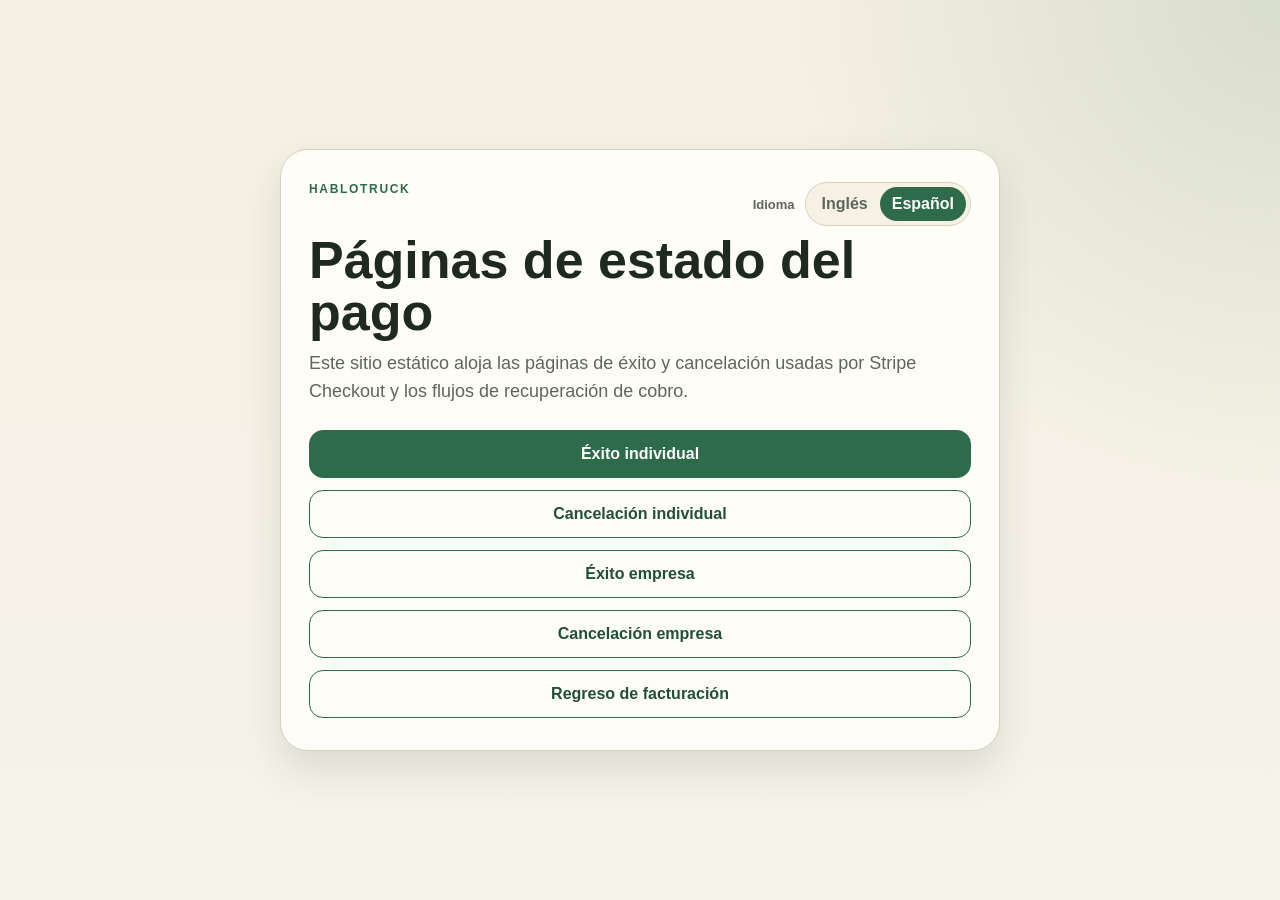
<file: web/checkout-status/index.html>
<!DOCTYPE html>
<html lang="en">
<head>
  <meta charset="UTF-8" />
  <meta name="viewport" content="width=device-width, initial-scale=1.0" />
  <title>HabloTruck Checkout Status</title>
  <link rel="stylesheet" href="./styles.css" />
</head>
<body data-title-key="indexTitle">
  <main class="page-shell">
    <section class="status-card">
      <div class="card-header">
        <p class="eyebrow" data-i18n="indexEyebrow">HabloTruck</p>
        <div class="lang-picker">
          <span class="lang-picker-label" data-i18n="languageLabel">Language</span>
          <div class="lang-picker-buttons">
            <button class="lang-button" type="button" data-lang-option="en" aria-pressed="false" data-i18n="languageEnglish">English</button>
            <button class="lang-button" type="button" data-lang-option="es" aria-pressed="false" data-i18n="languageSpanish">Spanish</button>
          </div>
        </div>
      </div>
      <h1 data-i18n="indexHeading">Checkout status pages</h1>
      <p class="lead" data-i18n="indexLead">
        This static site hosts the success and cancel pages used by Stripe Checkout and billing recovery flows.
      </p>

      <div class="stack">
        <a class="button" href="./success.html" data-i18n="indexIndividualSuccess">Individual success</a>
        <a class="button secondary" href="./cancel.html" data-i18n="indexIndividualCancel">Individual cancel</a>
        <a class="button secondary" href="./company-success.html" data-i18n="indexCompanySuccess">Company success</a>
        <a class="button secondary" href="./company-cancel.html" data-i18n="indexCompanyCancel">Company cancel</a>
        <a class="button secondary" href="./billing-return.html" data-i18n="indexBillingReturn">Billing return</a>
      </div>
    </section>
  </main>
  <script src="./app.js"></script>
</body>
</html>
</file>
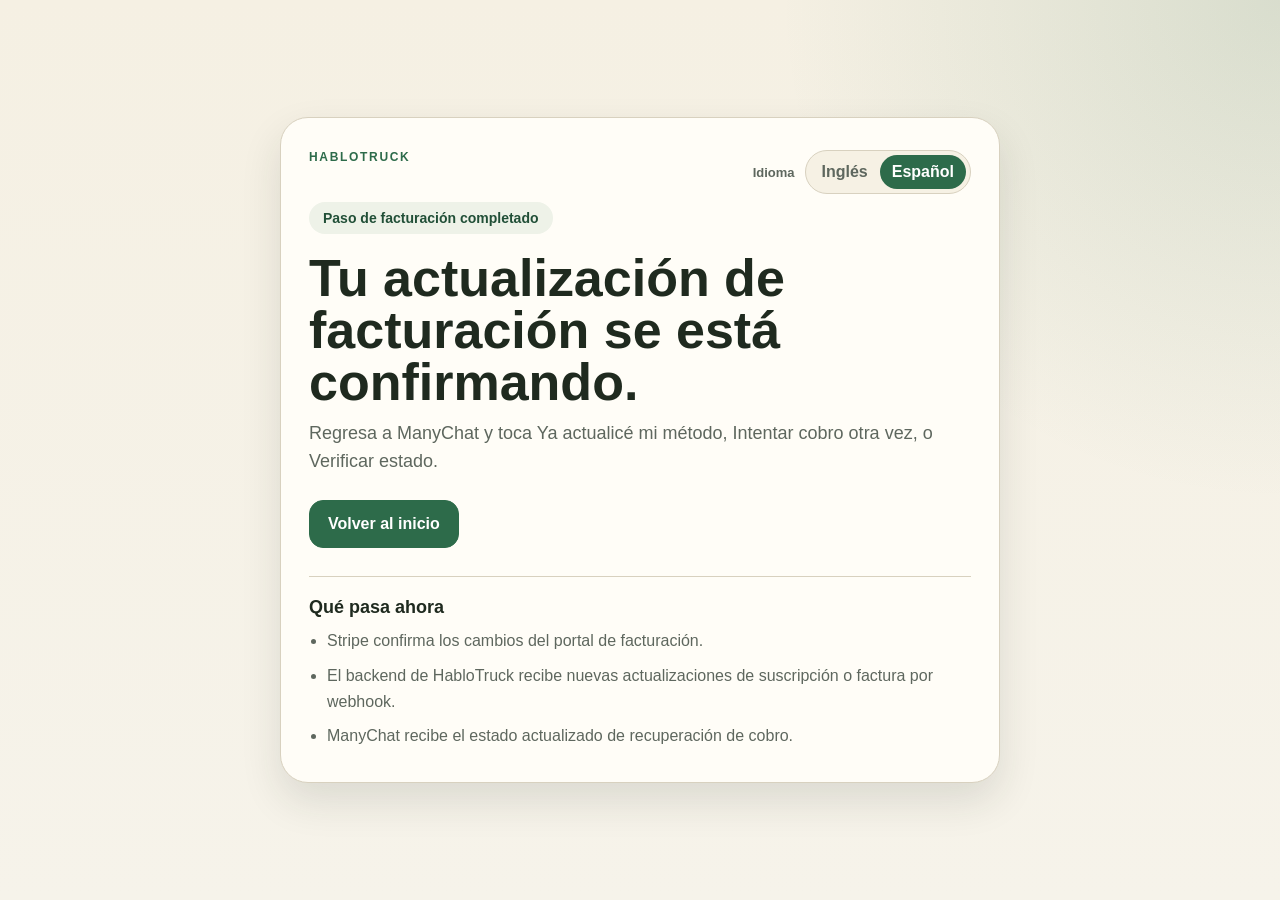
<file: web/checkout-status/billing-return.html>
<!DOCTYPE html>
<html lang="en">
<head>
  <meta charset="UTF-8" />
  <meta name="viewport" content="width=device-width, initial-scale=1.0" />
  <title>HabloTruck | Billing Update Return</title>
  <link rel="stylesheet" href="./styles.css" />
</head>
<body data-title-key="billingTitle">
  <main class="page-shell">
    <section class="status-card">
      <div class="card-header">
        <p class="eyebrow" data-i18n="indexEyebrow">HabloTruck</p>
        <div class="lang-picker">
          <span class="lang-picker-label" data-i18n="languageLabel">Language</span>
          <div class="lang-picker-buttons">
            <button class="lang-button" type="button" data-lang-option="en" aria-pressed="false" data-i18n="languageEnglish">English</button>
            <button class="lang-button" type="button" data-lang-option="es" aria-pressed="false" data-i18n="languageSpanish">Spanish</button>
          </div>
        </div>
      </div>
      <div class="status-chip" data-i18n="billingChip">Billing step completed</div>
      <h1 data-i18n="billingHeading">Your billing update is being confirmed.</h1>
      <p class="lead" data-i18n="billingLead">
        Return to ManyChat and tap Ya actualice mi metodo, Intentar cobro otra vez, or Verificar estado.
      </p>

      <div class="action-row">
        <a class="button" href="./index.html" data-i18n="billingButton">Back to status home</a>
      </div>

      <section class="notes">
        <h2 data-i18n="billingNotesHeading">What happens next</h2>
        <ul>
          <li data-i18n="billingNote1">Stripe confirms the billing portal changes.</li>
          <li data-i18n="billingNote2">The HabloTruck backend receives new subscription or invoice updates by webhook.</li>
          <li data-i18n="billingNote3">ManyChat receives updated billing recovery state.</li>
        </ul>
      </section>
    </section>
  </main>
  <script src="./app.js"></script>
</body>
</html>
</file>
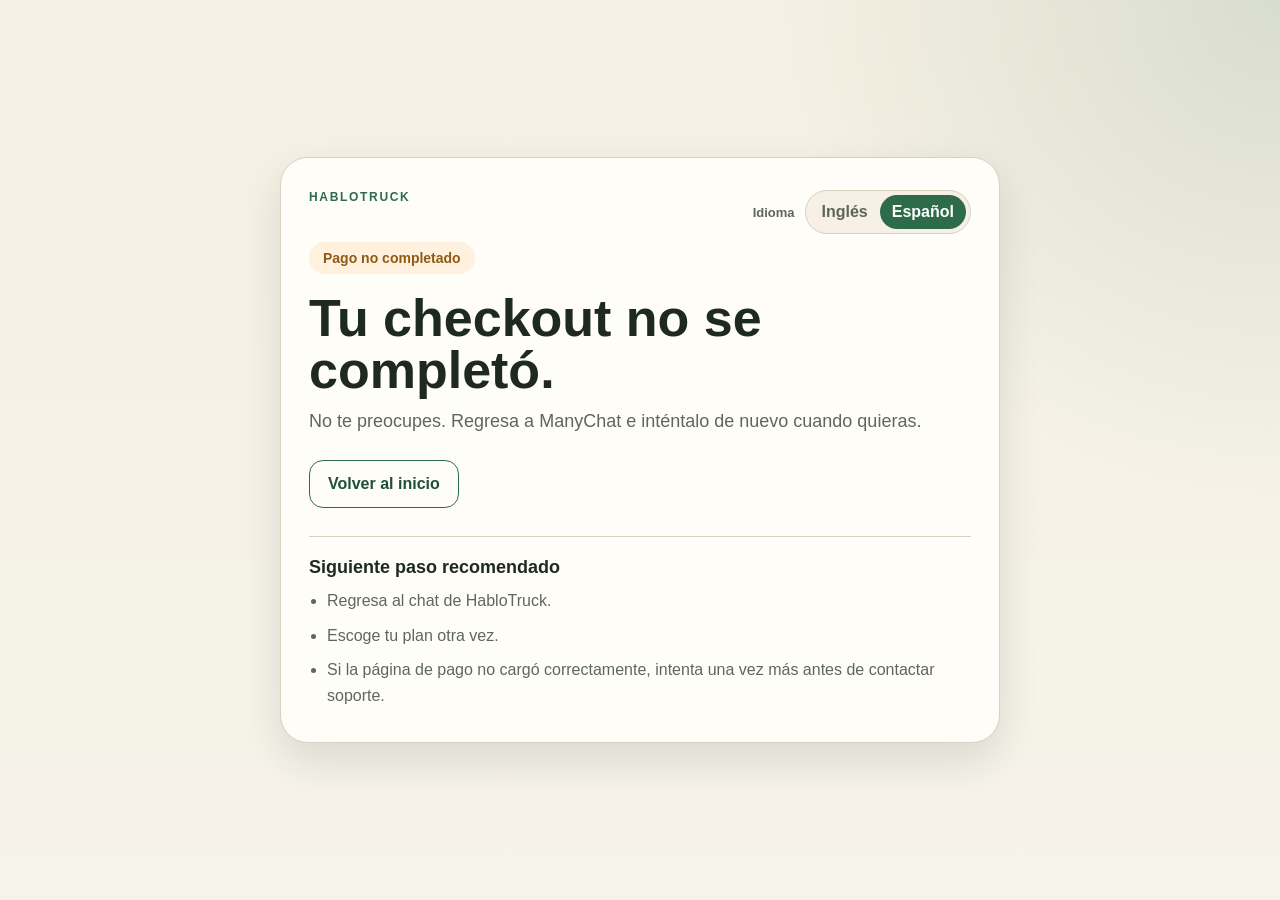
<file: web/checkout-status/cancel.html>
<!DOCTYPE html>
<html lang="en">
<head>
  <meta charset="UTF-8" />
  <meta name="viewport" content="width=device-width, initial-scale=1.0" />
  <title>HabloTruck | Payment Not Completed</title>
  <link rel="stylesheet" href="./styles.css" />
</head>
<body data-title-key="cancelTitle">
  <main class="page-shell">
    <section class="status-card">
      <div class="card-header">
        <p class="eyebrow" data-i18n="indexEyebrow">HabloTruck</p>
        <div class="lang-picker">
          <span class="lang-picker-label" data-i18n="languageLabel">Language</span>
          <div class="lang-picker-buttons">
            <button class="lang-button" type="button" data-lang-option="en" aria-pressed="false" data-i18n="languageEnglish">English</button>
            <button class="lang-button" type="button" data-lang-option="es" aria-pressed="false" data-i18n="languageSpanish">Spanish</button>
          </div>
        </div>
      </div>
      <div class="status-chip warn" data-i18n="cancelChip">Payment not completed</div>
      <h1 data-i18n="cancelHeading">Your checkout was not completed.</h1>
      <p class="lead" data-i18n="cancelLead">
        No worries. Return to ManyChat and try again whenever you are ready.
      </p>

      <div class="action-row">
        <a class="button secondary" href="./index.html" data-i18n="cancelButton">Back to status home</a>
      </div>

      <section class="notes">
        <h2 data-i18n="cancelNotesHeading">Recommended next step</h2>
        <ul>
          <li data-i18n="cancelNote1">Go back to the HabloTruck chat.</li>
          <li data-i18n="cancelNote2">Choose your plan again.</li>
          <li data-i18n="cancelNote3">If the payment page did not load correctly, try one more time before contacting support.</li>
        </ul>
      </section>
    </section>
  </main>
  <script src="./app.js"></script>
</body>
</html>
</file>
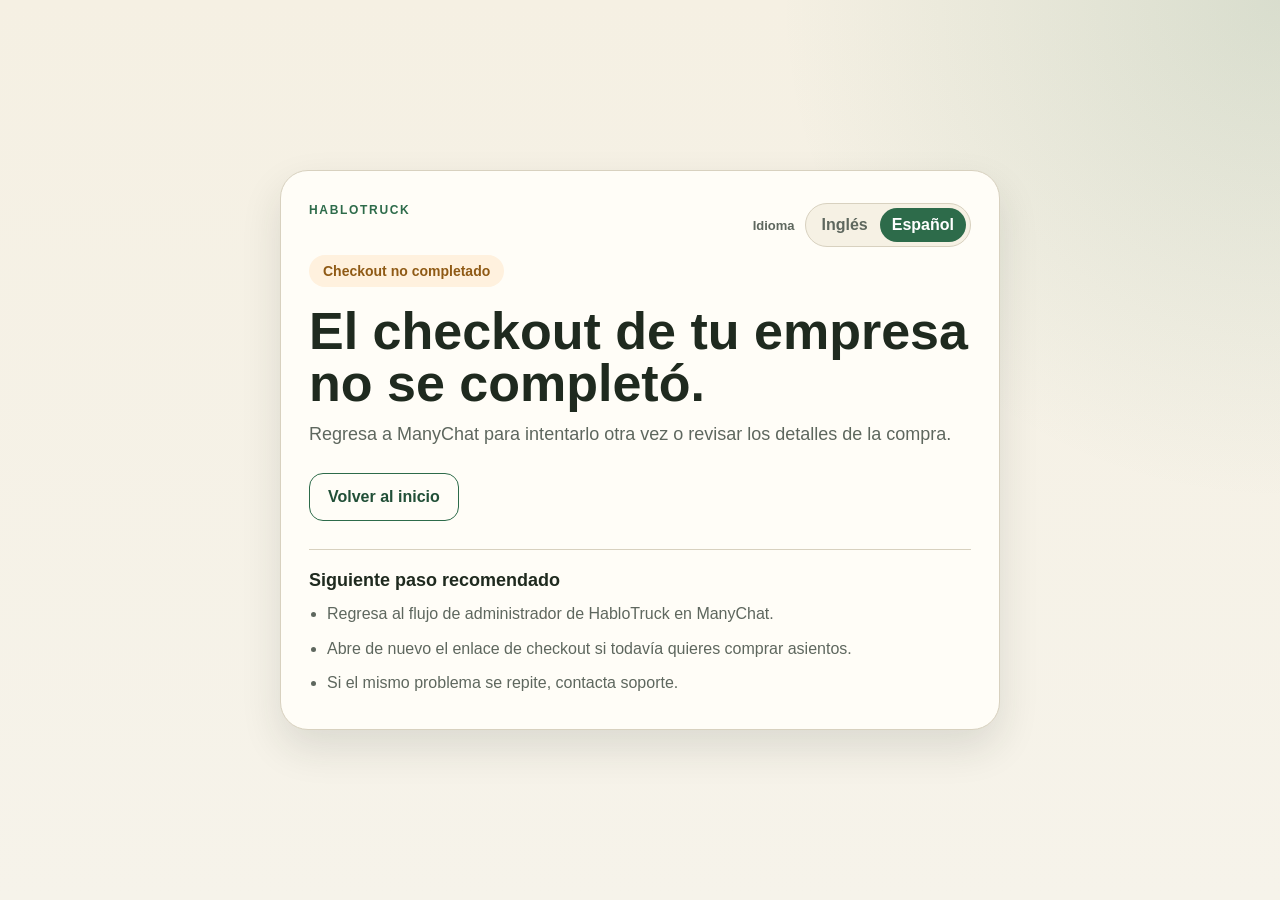
<file: web/checkout-status/company-cancel.html>
<!DOCTYPE html>
<html lang="en">
<head>
  <meta charset="UTF-8" />
  <meta name="viewport" content="width=device-width, initial-scale=1.0" />
  <title>HabloTruck | Company Checkout Not Completed</title>
  <link rel="stylesheet" href="./styles.css" />
</head>
<body data-title-key="companyCancelTitle">
  <main class="page-shell">
    <section class="status-card">
      <div class="card-header">
        <p class="eyebrow" data-i18n="indexEyebrow">HabloTruck</p>
        <div class="lang-picker">
          <span class="lang-picker-label" data-i18n="languageLabel">Language</span>
          <div class="lang-picker-buttons">
            <button class="lang-button" type="button" data-lang-option="en" aria-pressed="false" data-i18n="languageEnglish">English</button>
            <button class="lang-button" type="button" data-lang-option="es" aria-pressed="false" data-i18n="languageSpanish">Spanish</button>
          </div>
        </div>
      </div>
      <div class="status-chip warn" data-i18n="companyCancelChip">Checkout not completed</div>
      <h1 data-i18n="companyCancelHeading">Your company checkout was not completed.</h1>
      <p class="lead" data-i18n="companyCancelLead">
        Return to ManyChat to try again or review your purchase details.
      </p>

      <div class="action-row">
        <a class="button secondary" href="./index.html" data-i18n="companyCancelButton">Back to status home</a>
      </div>

      <section class="notes">
        <h2 data-i18n="companyCancelNotesHeading">Recommended next step</h2>
        <ul>
          <li data-i18n="companyCancelNote1">Return to the HabloTruck admin flow in ManyChat.</li>
          <li data-i18n="companyCancelNote2">Re-open the checkout link if you still want to purchase seats.</li>
          <li data-i18n="companyCancelNote3">If the same issue repeats, contact support.</li>
        </ul>
      </section>
    </section>
  </main>
  <script src="./app.js"></script>
</body>
</html>
</file>
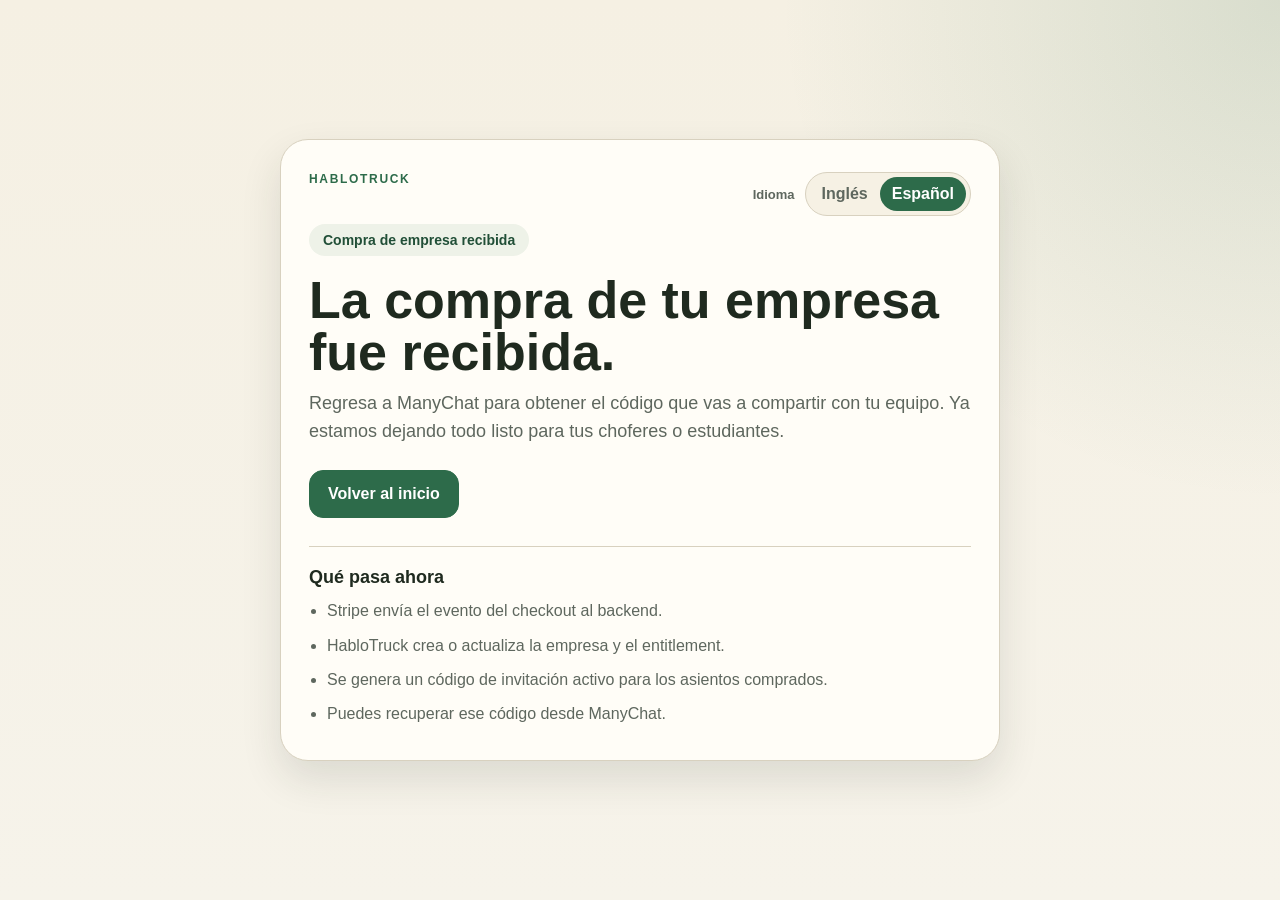
<file: web/checkout-status/company-success.html>
<!DOCTYPE html>
<html lang="en">
<head>
  <meta charset="UTF-8" />
  <meta name="viewport" content="width=device-width, initial-scale=1.0" />
  <title>HabloTruck | Company Checkout Received</title>
  <link rel="stylesheet" href="./styles.css" />
</head>
<body data-title-key="companySuccessTitle">
  <main class="page-shell">
    <section class="status-card">
      <div class="card-header">
        <p class="eyebrow" data-i18n="indexEyebrow">HabloTruck</p>
        <div class="lang-picker">
          <span class="lang-picker-label" data-i18n="languageLabel">Language</span>
          <div class="lang-picker-buttons">
            <button class="lang-button" type="button" data-lang-option="en" aria-pressed="false" data-i18n="languageEnglish">English</button>
            <button class="lang-button" type="button" data-lang-option="es" aria-pressed="false" data-i18n="languageSpanish">Spanish</button>
          </div>
        </div>
      </div>
      <div class="status-chip" data-i18n="companySuccessChip">Company checkout received</div>
      <h1 data-i18n="companySuccessHeading">Your company purchase was received.</h1>
      <p class="lead" data-i18n="companySuccessLead">
        Return to ManyChat to retrieve the invite code for your team. The backend will create your entitlement and active invite automatically.
      </p>

      <div class="action-row">
        <a class="button" href="./index.html" data-i18n="companySuccessButton">Back to status home</a>
      </div>

      <section class="notes">
        <h2 data-i18n="companySuccessNotesHeading">What happens next</h2>
        <ul>
          <li data-i18n="companySuccessNote1">Stripe sends the checkout event to the backend.</li>
          <li data-i18n="companySuccessNote2">HabloTruck creates or updates the company and entitlement.</li>
          <li data-i18n="companySuccessNote3">An active invite code is generated for the purchased seats.</li>
          <li data-i18n="companySuccessNote4">You can retrieve that code from ManyChat.</li>
        </ul>
      </section>
    </section>
  </main>
  <script src="./app.js"></script>
</body>
</html>
</file>
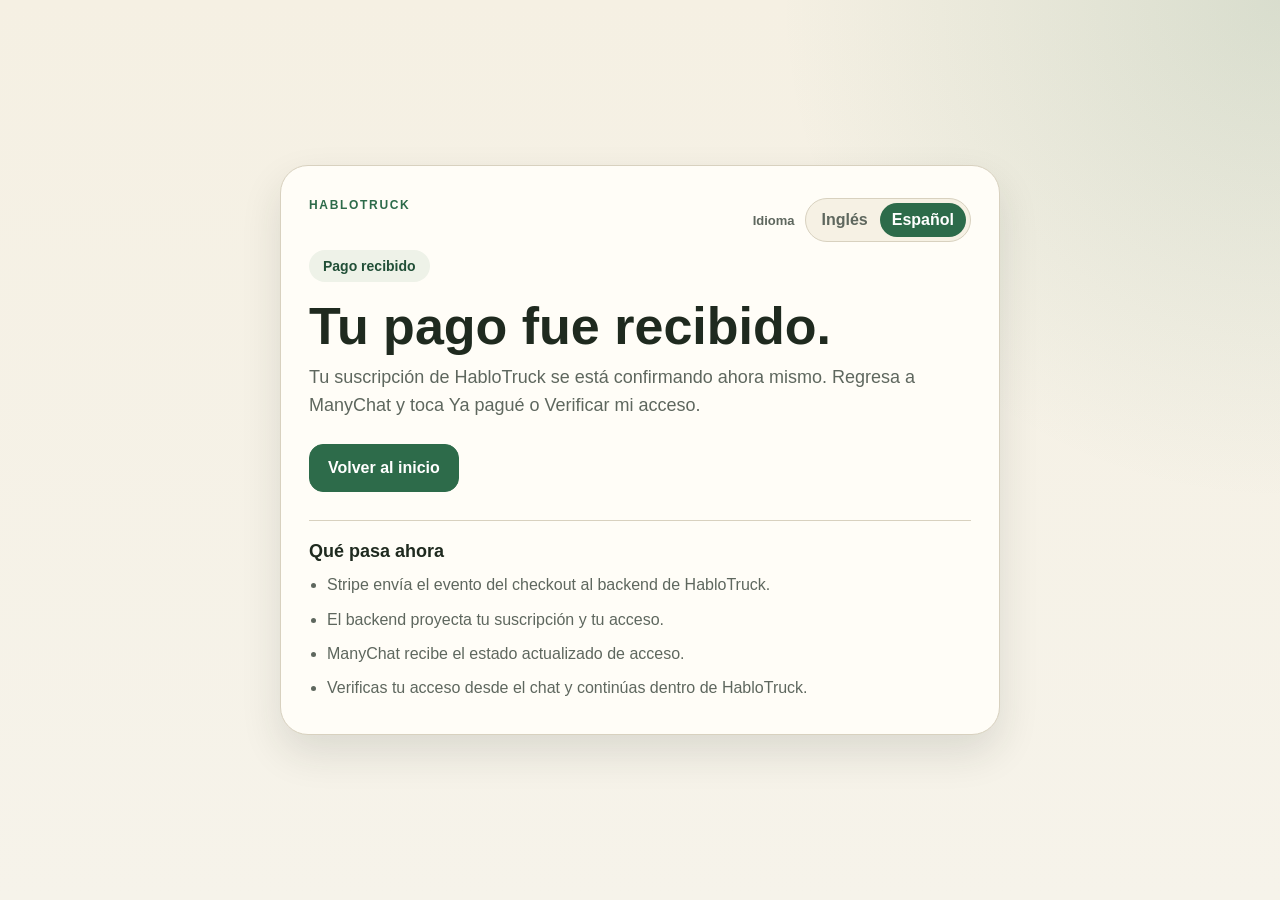
<file: web/checkout-status/success.html>
<!DOCTYPE html>
<html lang="en">
<head>
  <meta charset="UTF-8" />
  <meta name="viewport" content="width=device-width, initial-scale=1.0" />
  <title>HabloTruck | Payment Received</title>
  <link rel="stylesheet" href="./styles.css" />
</head>
<body data-title-key="successTitle">
  <main class="page-shell">
    <section class="status-card">
      <div class="card-header">
        <p class="eyebrow" data-i18n="indexEyebrow">HabloTruck</p>
        <div class="lang-picker">
          <span class="lang-picker-label" data-i18n="languageLabel">Language</span>
          <div class="lang-picker-buttons">
            <button class="lang-button" type="button" data-lang-option="en" aria-pressed="false" data-i18n="languageEnglish">English</button>
            <button class="lang-button" type="button" data-lang-option="es" aria-pressed="false" data-i18n="languageSpanish">Spanish</button>
          </div>
        </div>
      </div>
      <div class="status-chip" data-i18n="successChip">Payment received</div>
      <h1 data-i18n="successHeading">Your payment was received.</h1>
      <p class="lead" data-i18n="successLead">
        Your HabloTruck subscription is now being confirmed. Return to ManyChat and tap Ya pague or Verificar mi acceso.
      </p>

      <div class="action-row">
        <a class="button" href="./index.html" data-i18n="successButton">Back to status home</a>
      </div>

      <section class="notes">
        <h2 data-i18n="successNotesHeading">What happens next</h2>
        <ul>
          <li data-i18n="successNote1">Stripe sends the checkout event to the HabloTruck backend.</li>
          <li data-i18n="successNote2">The backend projects your subscription and access.</li>
          <li data-i18n="successNote3">ManyChat receives the updated access state.</li>
          <li data-i18n="successNote4">You verify access from the chat and continue into HabloTruck.</li>
        </ul>
      </section>
    </section>
  </main>
  <script src="./app.js"></script>
</body>
</html>
</file>
<file: web/checkout-status/styles.css>
:root {
  --bg: #f6f3ea;
  --panel: #fffdf7;
  --ink: #1f2a1f;
  --muted: #5e675e;
  --line: #d8d1bf;
  --accent: #2d6b4a;
  --accent-strong: #214f37;
  --warn: #8f5a15;
  --soft: #eef2e8;
  --shadow: 0 18px 40px rgba(31, 42, 31, 0.12);
}

* {
  box-sizing: border-box;
}

html,
body {
  margin: 0;
  padding: 0;
  font-family: "Avenir Next", "Segoe UI", sans-serif;
  background:
    radial-gradient(circle at top right, rgba(45, 107, 74, 0.14), transparent 32%),
    linear-gradient(180deg, #f5f0e3 0%, var(--bg) 100%);
  color: var(--ink);
}

body {
  min-height: 100vh;
}

.page-shell {
  min-height: 100vh;
  display: grid;
  place-items: center;
  padding: 32px 20px;
}

.status-card {
  width: min(100%, 720px);
  background: var(--panel);
  border: 1px solid var(--line);
  border-radius: 28px;
  box-shadow: var(--shadow);
  padding: 32px 28px;
}

.card-header {
  display: flex;
  align-items: flex-start;
  justify-content: space-between;
  gap: 16px;
  margin-bottom: 8px;
}

.lang-picker {
  display: inline-flex;
  align-items: center;
  gap: 10px;
  flex-wrap: wrap;
  justify-content: flex-end;
}

.lang-picker-label {
  font-size: 13px;
  font-weight: 700;
  color: var(--muted);
}

.lang-picker-buttons {
  display: inline-flex;
  border: 1px solid var(--line);
  border-radius: 999px;
  background: #f6f1e4;
  padding: 4px;
}

.lang-button {
  border: 0;
  background: transparent;
  color: var(--muted);
  font: inherit;
  font-weight: 700;
  padding: 8px 12px;
  border-radius: 999px;
  cursor: pointer;
}

.lang-button.active {
  background: var(--accent);
  color: #fff;
}

.eyebrow {
  margin: 0;
  text-transform: uppercase;
  letter-spacing: 0.14em;
  font-size: 12px;
  color: var(--accent);
  font-weight: 700;
}

h1 {
  margin: 0 0 12px;
  font-size: clamp(32px, 5vw, 52px);
  line-height: 1;
}

.lead {
  margin: 0 0 24px;
  font-size: 18px;
  line-height: 1.55;
  color: var(--muted);
}

.status-chip {
  display: inline-flex;
  align-items: center;
  gap: 8px;
  padding: 8px 14px;
  border-radius: 999px;
  background: var(--soft);
  color: var(--accent-strong);
  font-size: 14px;
  font-weight: 700;
  margin-bottom: 18px;
}

.status-chip.warn {
  background: #fff1de;
  color: var(--warn);
}

.stack {
  display: flex;
  flex-direction: column;
  gap: 12px;
}

.action-row {
  display: flex;
  flex-wrap: wrap;
  gap: 12px;
  margin-top: 24px;
}

.button {
  display: inline-flex;
  align-items: center;
  justify-content: center;
  min-height: 48px;
  padding: 12px 18px;
  border-radius: 14px;
  border: 1px solid var(--accent);
  background: var(--accent);
  color: #fff;
  text-decoration: none;
  font-weight: 700;
  transition: transform 120ms ease, background 120ms ease;
}

.button:hover {
  transform: translateY(-1px);
  background: var(--accent-strong);
}

.button.secondary {
  background: transparent;
  color: var(--accent-strong);
}

.button.secondary:hover {
  background: rgba(45, 107, 74, 0.08);
}

.notes {
  margin-top: 28px;
  padding-top: 20px;
  border-top: 1px solid var(--line);
}

.notes h2 {
  margin: 0 0 10px;
  font-size: 18px;
}

.notes ul {
  margin: 0;
  padding-left: 18px;
  color: var(--muted);
  line-height: 1.65;
}

.notes li + li {
  margin-top: 8px;
}

@media (max-width: 640px) {
  .status-card {
    padding: 26px 20px;
    border-radius: 22px;
  }

  .card-header {
    flex-direction: column;
  }

  .lang-picker {
    justify-content: flex-start;
  }

  .lead {
    font-size: 16px;
  }
}
</file>
